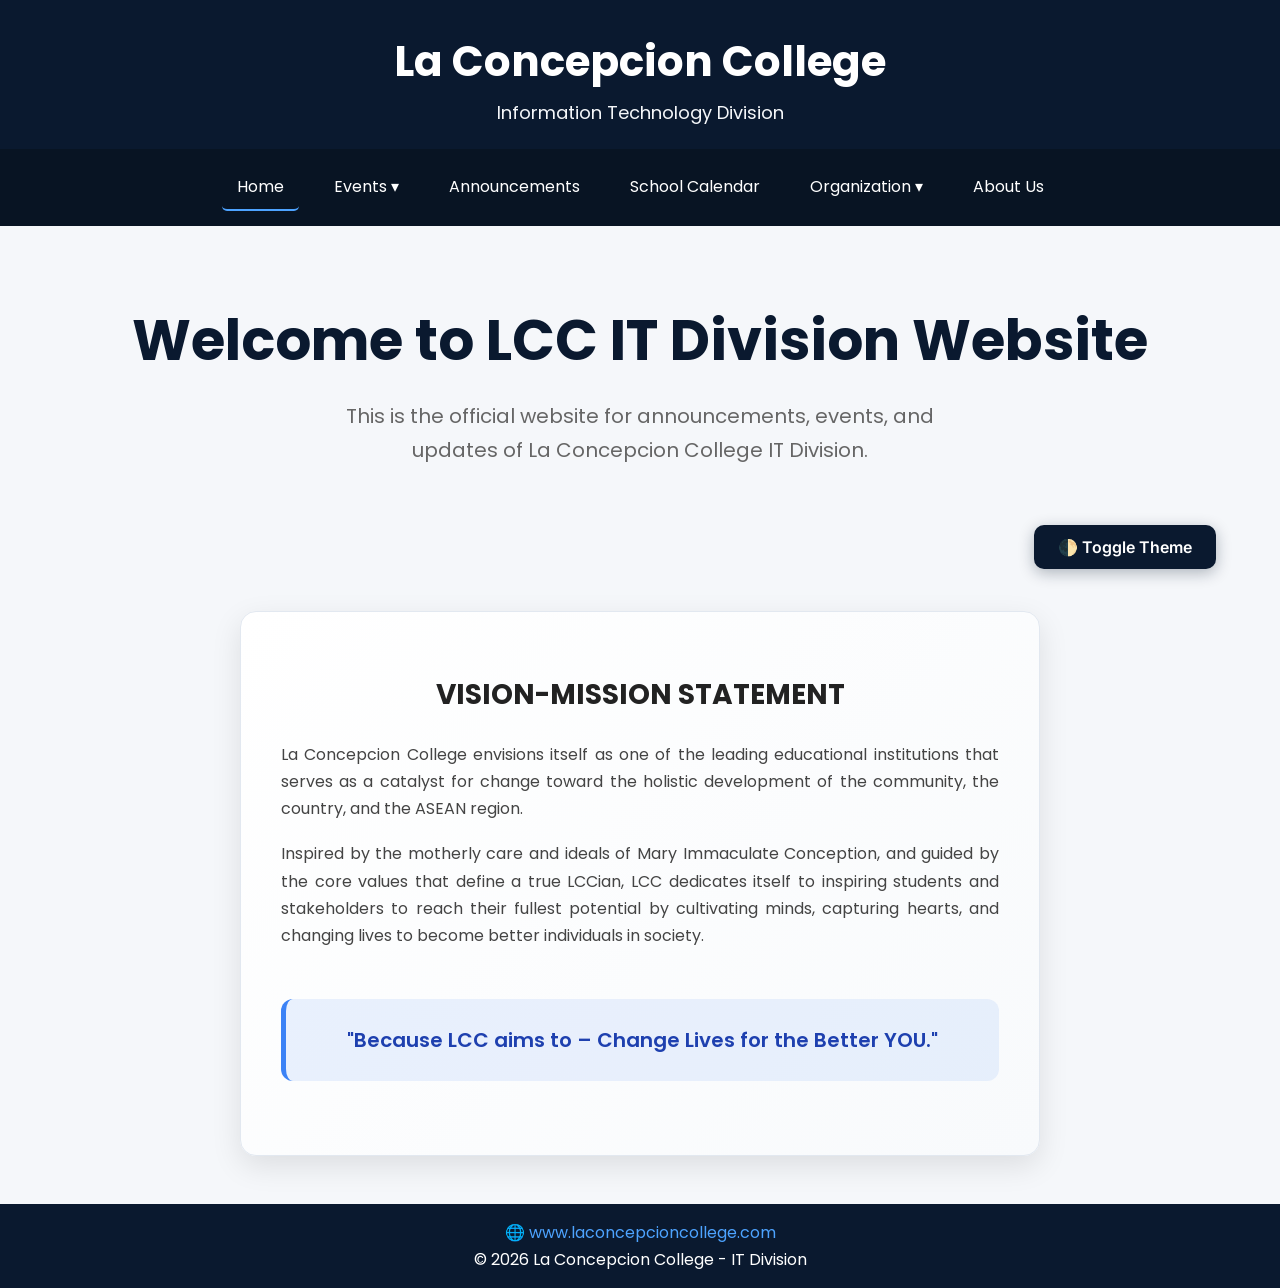
<file: index.html>
<!DOCTYPE html>
<html lang="en">
<head>
    <meta charset="UTF-8">
    <meta name="viewport" content="width=device-width, initial-scale=1.0">
    <title>La Concepcion College - IT Division</title>

    
    <link href="https://fonts.googleapis.com/css2?family=Inter:wght@400;500&family=Poppins:wght@600;700&display=swap" rel="stylesheet">

 
    <link rel="stylesheet" href=".//style.css">
    
    <style>
        
        .home-hero {
            text-align: center;
            margin-bottom: 4rem;
            position: relative;
            padding: 2rem 0;
        }

        .home-hero h2 {
            font-family: 'Poppins', sans-serif !important;
            font-size: clamp(2.5rem, 6vw, 3.5rem) !important;
            color: #0A192F !important;
            margin-bottom: 1rem !important;
        }

        .home-hero p {
            font-size: 1.25rem !important;
            color: #666 !important;
            max-width: 600px !important;
            margin: 0 auto 3rem !important;
            line-height: 1.7 !important;
        }

        
        .theme-toggle {
            position: absolute;
            top: 100%;
            right: 0;
            transform: translateY(-50%);
            border: none;
            padding: 0.75rem 1.5rem;
            border-radius: 10px;
            font-family: 'Inter', sans-serif !important;
            font-size: 1rem !important;
            font-weight: 600 !important;
            cursor: pointer;
            transition: all 0.3s ease;
            z-index: 10;
        }

        
        body:not([data-theme="dark"]) .theme-toggle {
            background: #0A192F !important;
            color: #FFFFFF !important;
            box-shadow: 0 4px 15px rgba(10, 25, 47, 0.3) !important;
        }

        body:not([data-theme="dark"]) .theme-toggle:hover {
            background: #4da3ff !important;
            transform: translateY(-50%) translateY(-2px) !important;
            box-shadow: 0 8px 25px rgba(77, 163, 255, 0.4) !important;
        }

     
        body[data-theme="dark"] .theme-toggle {
            background: #FFFFFF !important;
            color: #0A192F !important;
            box-shadow: 0 4px 15px rgba(0, 0, 0, 0.15) !important;
        }

        body[data-theme="dark"] .theme-toggle:hover {
            background: #4da3ff !important;
            color: #FFFFFF !important;
            transform: translateY(-50%) translateY(-2px) !important;
            box-shadow: 0 8px 25px rgba(77, 163, 255, 0.4) !important;
        }

        
        .vision-mission {
            padding: 3.5rem 2.5rem;
            border-radius: 16px;
            margin: 3rem auto;
            max-width: 800px;
            transition: all 0.3s cubic-bezier(0.4, 0, 0.2, 1);
            border: 1px solid #E2E8F0;
            min-height: 280px;
            display: flex;
            flex-direction: column;
            justify-content: center;
        }

     
        body:not([data-theme="dark"]) .vision-mission {
            background: linear-gradient(135deg, #FFFFFF 0%, #F8FAFC 100%) !important;
            box-shadow: 0 10px 30px rgba(0, 0, 0, 0.1) !important;
            border-color: #E2E8F0 !important;
        }

        body:not([data-theme="dark"]) .vision-mission:hover {
            transform: translateY(-12px);
            box-shadow: 0 25px 50px rgba(0, 0, 0, 0.15) !important;
            border-color: #3B82F6 !important;
        }

        
        body[data-theme="dark"] .vision-mission {
            background: linear-gradient(135deg, #1E293B 0%, #0F172A 100%) !important;
            border-color: #334155 !important;
            box-shadow: 0 15px 40px rgba(10, 25, 47, 0.5) !important;
        }

        body[data-theme="dark"] .vision-mission:hover {
            box-shadow: 0 25px 50px rgba(10, 25, 47, 0.6) !important;
            border-color: #4DA3FF !important;
            transform: translateY(-12px);
        }

        
        body[data-theme="dark"] .vision-mission h2,
        body[data-theme="dark"] .vision-mission p {
            color: #F8FAFC !important;
        }

      
        body:not([data-theme="dark"]) .highlight {
            background: rgba(59, 130, 246, 0.1);
            color: #1e40af;
            padding: 1.5rem;
            border-radius: 12px;
            border-left: 5px solid #3B82F6;
            margin-top: 2rem;
            font-weight: 600;
        }

        body[data-theme="dark"] .highlight {
            background: rgba(77, 163, 255, 0.2) !important;
            color: #E0F2FE !important;
            padding: 1.5rem;
            border-radius: 12px;
            border-left: 5px solid #4DA3FF !important;
            margin-top: 2rem;
            font-weight: 600;
        }
    </style>
</head>

<body>
<div class="page-wrapper">


<header class="header">
    <div class="header-container">
        <div class="school-title">
            <h1>La Concepcion College</h1>
            <p>Information Technology Division</p>
        </div>
    </div>

    
    <nav class="navbar">
        <a href="HOME.html" class="nav-btn active">Home</a>
        <div class="menu-item">
            <a href="EVENTS.html" class="menu-btn">Events ▾</a>
            <div class="submenu">
                <div class="menu-item"><a href="FOUNDATION DAY.html" class="menu-btn">Foundation Week</a></div>
                <div class="menu-item"><a href="IT WEEK.html" class="menu-btn">IT Week</a></div>
            </div></div>
        <a href="#" class="nav-btn">Announcements</a>
        <a href="calendar.html" class="nav-btn">School Calendar</a>
         <div class="menu-item">
            <a href="ORGANIZATION.html" class="menu-btn">Organization ▾</a>
            <div class="submenu">
                <div class="menu-item"><a href="#" class="menu-btn">Media</a></div>
                <div class="menu-item"><a href="OFFICER NGANI.html" class="menu-btn">Officer</a></div>
                <div class="menu-item">
                    <a href="#" class="menu-btn">Representative ▾</a>
                    <div class="submenu">
                        <div class="menu-item"><a href="1st.html" class="menu-btn">1st year</a></div>
                        <div class="menu-item"><a href="2ndyr.html" class="menu-btn">2nd year</a></div>
                        <div class="menu-item"><a href="3rdyr.html" class="menu-btn">3rd year</a></div>
                        <div class="menu-item"><a href="4thyr.html" class="menu-btn">4th year</a></div>
                    </div>
                </div>
            </div>
        </div>
        <a href="#" class="nav-btn">About Us</a>
    </nav>
</header>


<main class="container">
    
        <section class="home-hero">
        <h2>Welcome to LCC IT Division Website</h2>
        <p>This is the official website for announcements, events, and updates of La Concepcion College IT Division.</p>
        
        <button class="theme-toggle" onclick="toggleTheme()">🌓 Toggle Theme</button>
    </section>


    <section class="vision-mission">
        <h2>VISION-MISSION STATEMENT</h2>

        <p>
            La Concepcion College envisions itself as one of the leading educational
            institutions that serves as a catalyst for change toward the holistic
            development of the community, the country, and the ASEAN region.
        </p>

        <p>
            Inspired by the motherly care and ideals of Mary Immaculate Conception,
            and guided by the core values that define a true LCCian, LCC dedicates
            itself to inspiring students and stakeholders to reach their fullest
            potential by cultivating minds, capturing hearts, and changing lives
            to become better individuals in society.
        </p>

        <p class="highlight">
            "Because LCC aims to – Change Lives for the Better YOU."
        </p>
    </section>

</main>

</div>


<footer class="footer">
    <p>
        🌐 <a href="https://laconcepcioncollege.com/" target="_blank">
        www.laconcepcioncollege.com</a>
    </p>
    <p>&copy; 2026 La Concepcion College - IT Division</p>
</footer>


<script>
function toggleTheme() {
    const body = document.body;
    
    if (body.getAttribute('data-theme') === 'dark') {
        body.removeAttribute('data-theme');
    } else {
        body.setAttribute('data-theme', 'dark');
    }
}
</script>

</body>
</html>
</file>
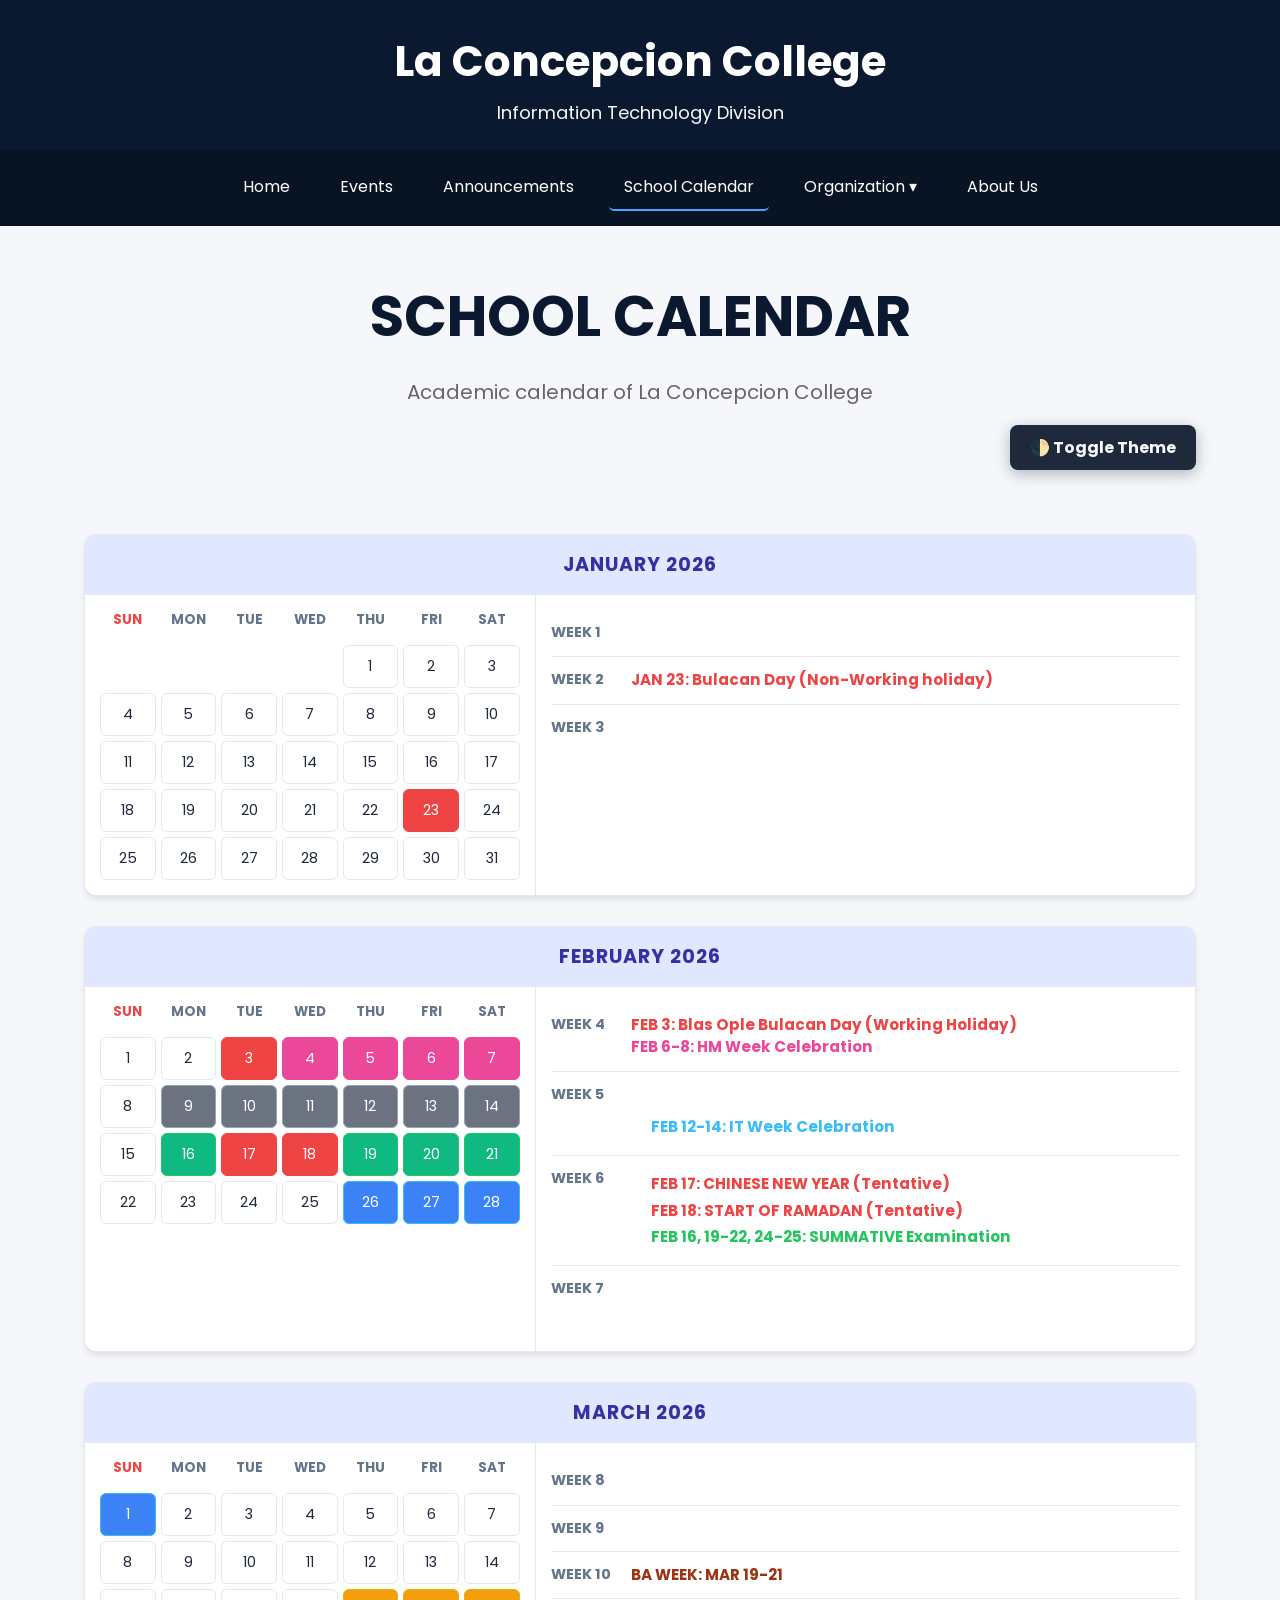
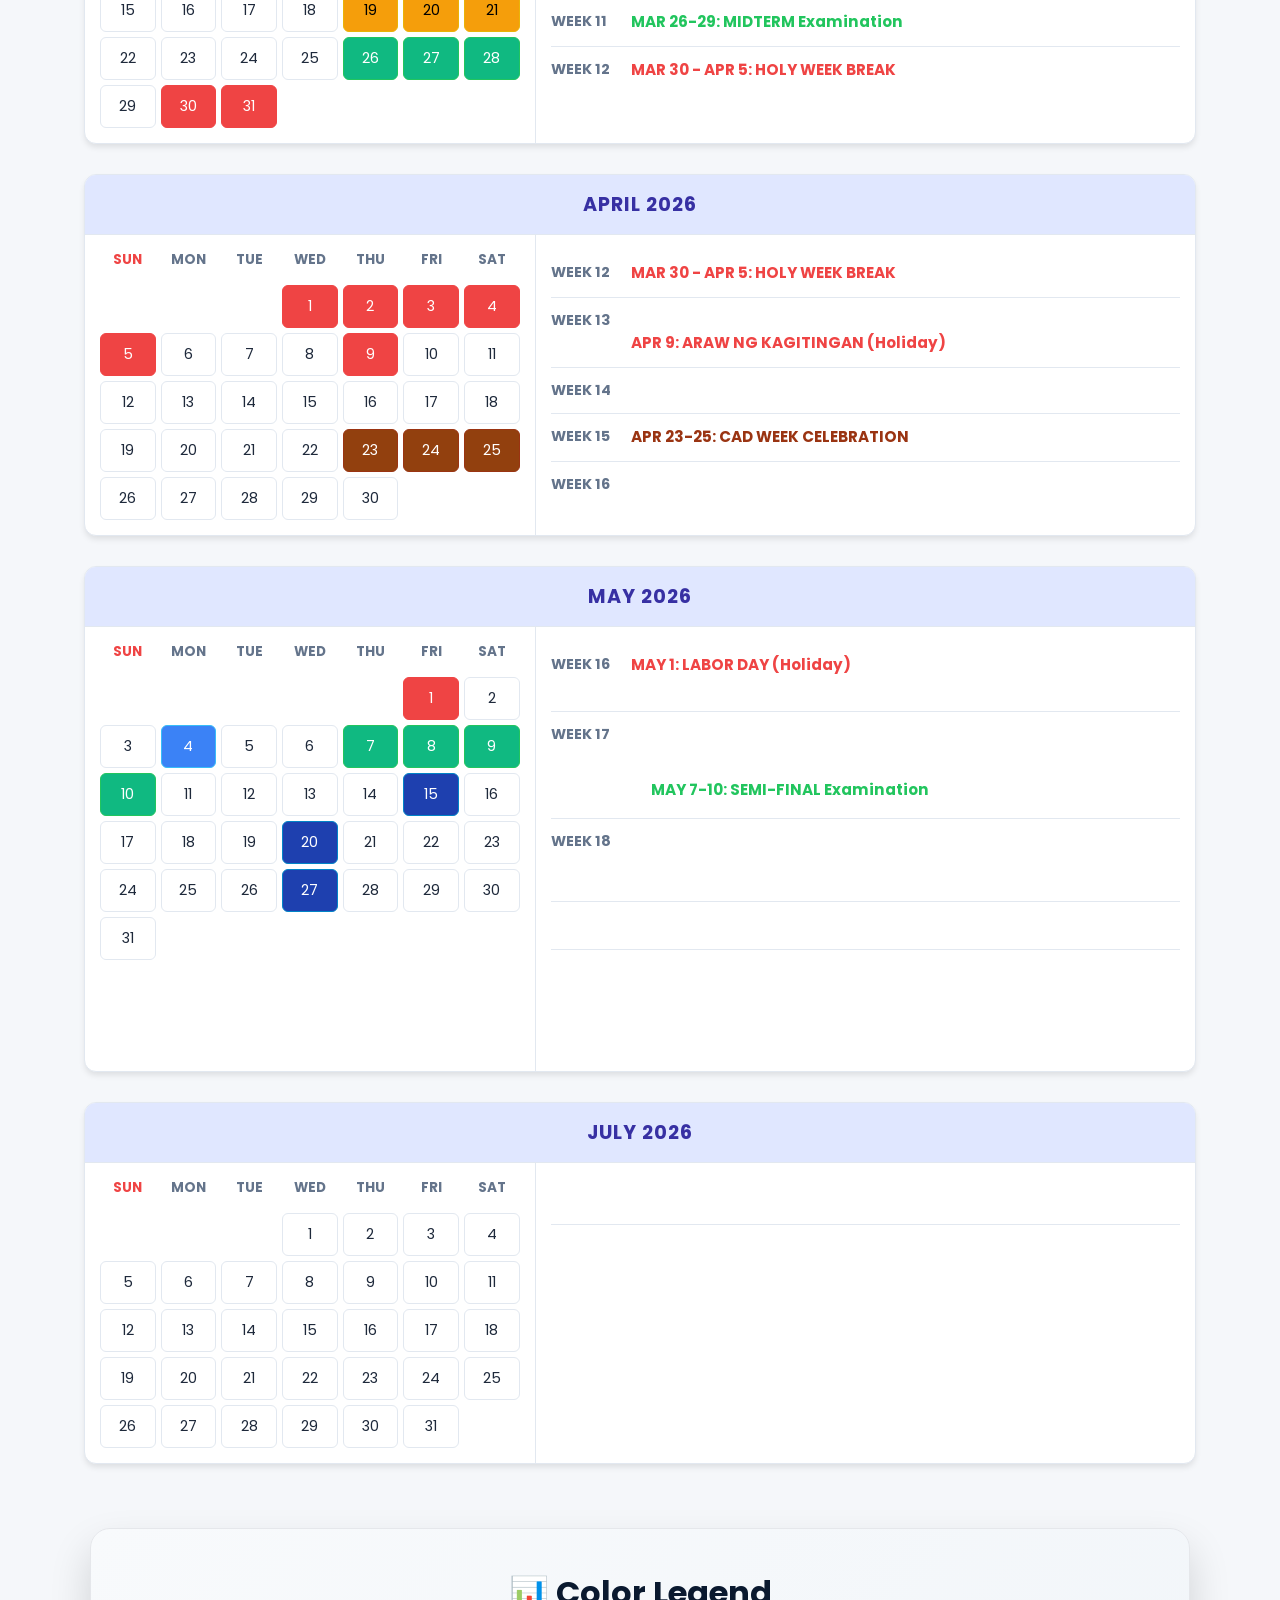
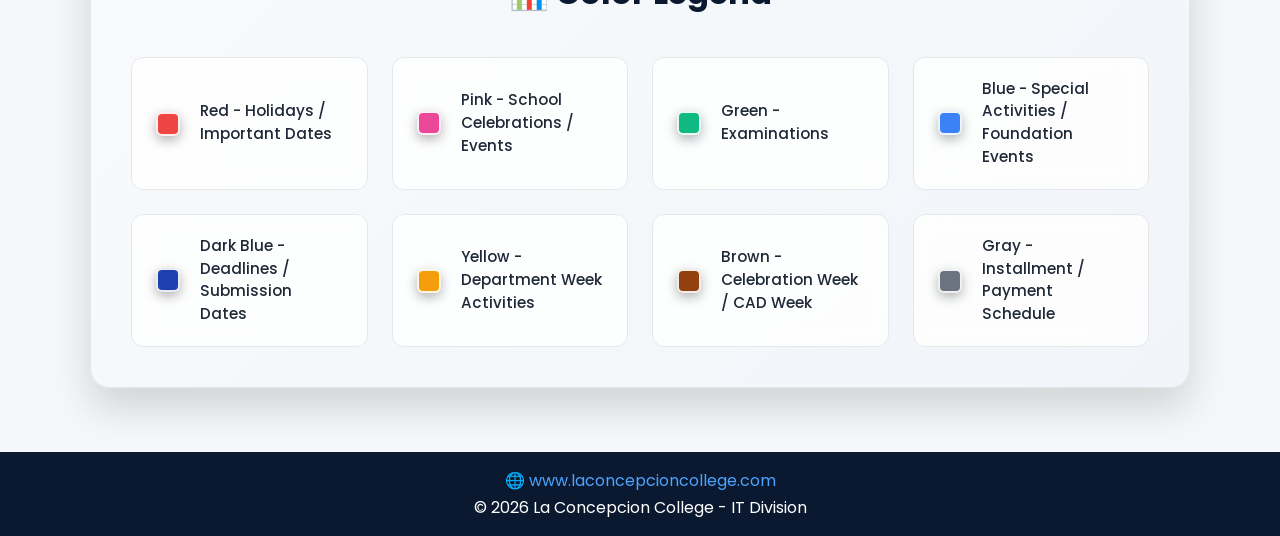
<file: CALENDAR.html>
<!DOCTYPE html>
<html lang="en">
<head>
    <meta charset="UTF-8">
    <meta name="viewport" content="width=device-width, initial-scale=1.0">
    <title>La Concepcion College - School Calendar</title>
    <link href="https://fonts.googleapis.com/css2?family=Inter:wght@400;500&family=Poppins:wght@600;700&display=swap" rel="stylesheet">
    <link rel="stylesheet" href="style.css">
    <link rel="stylesheet" href="calendar.css">
    
    <style>
                .calendar-hero {
            text-align: center;
            margin: 3rem auto 4rem auto; 
            position: relative;
            max-width: 1200px;
            width: 90%;
            padding: 0 20px;
        }

        .hero-top-bar {
            display: flex;
            justify-content: space-between;
            align-items: center;
            margin: 1rem auto 0 auto;
            width: 100%;
        }

        .theme-toggle {
            background: #0A192F;
            color: #FFFFFF;
            border: none;
            padding: 0.75rem 1.5rem;
            border-radius: 10px;
            font-size: 1rem;
            cursor: pointer;
            transition: all 0.3s ease;
            box-shadow: 0 4px 15px rgba(10, 25, 47, 0.3);
            font-weight: 500;
        }

        .theme-toggle:hover {
            background: #4da3ff;
            transform: translateY(-2px);
            box-shadow: 0 8px 25px rgba(77, 163, 255, 0.4);
        }

                .calendar-hero h2 {
            font-family: 'Poppins', sans-serif !important;
            font-size: clamp(2.5rem, 6vw, 3.5rem) !important;
            color: #0A192F !important;
            margin-bottom: 1rem !important;
        }

        .calendar-hero p {
            font-size: 1.25rem !important;
            color: #666 !important;
            max-width: 600px !important;
            margin: 0 auto 0 !important;
            line-height: 1.7 !important;
        }

                .calendar-container {
            width: 90%;
            max-width: 1200px;
            margin: 0 auto 4rem auto;
            padding: 0 20px;
        }

        
        .legend-section {
            max-width: 1100px;
            margin: 4rem auto 4rem auto;
            border-radius: 20px;
            padding: 2.5rem;
            transition: all 0.4s cubic-bezier(0.4, 0, 0.2, 1);
            box-shadow: 0 20px 40px rgba(0,0,0,0.15);
        }

                .legend-section {
            background: linear-gradient(135deg, #F8FAFC 0%, #F1F5F9 100%);
            border: 1px solid #E5E7EB;
        }

        .legend-title {
            color: #0A192F;
        }

        .legend-row {
            background: rgba(255,255,255,0.8);
            border: 1px solid #E5E7EB;
        }

        .legend-row:hover {
            background: rgba(59, 130, 246, 0.08);
            border-color: #3B82F6;
            box-shadow: 0 8px 25px rgba(59, 130, 246, 0.15);
        }

        .legend-text {
            color: #1F2937;
        }

     
        body[data-theme="dark"] .legend-section {
            background: linear-gradient(135deg, #1E293B 0%, #0F172A 100%) !important;
            border: 1px solid #334155 !important;
            box-shadow: 0 25px 50px rgba(10, 25, 47, 0.6) !important;
        }

        body[data-theme="dark"] .legend-title {
            color: #F8FAFC !important;
        }

        body[data-theme="dark"] .legend-row {
            background: rgba(255, 255, 255, 0.12) !important;
            border: 1px solid #334155 !important;
        }

        body[data-theme="dark"] .legend-row:hover {
            background: rgba(77, 163, 255, 0.2) !important;
            border-color: #4DA3FF !important;
            box-shadow: 0 12px 35px rgba(77, 163, 255, 0.3) !important;
        }

        body[data-theme="dark"] .legend-text {
            color: #F8FAFC !important;
        }

        
        .legend-title {
            font-family: 'Poppins', sans-serif;
            font-size: 2rem;
            text-align: center;
            margin-bottom: 2.5rem;
            font-weight: 700;
            transition: all 0.4s cubic-bezier(0.4, 0, 0.2, 1);
        }

        .legend-grid {
            display: grid;
            grid-template-columns: repeat(4, 1fr);
            gap: 1.5rem;
        }

        .legend-row {
            display: flex;
            align-items: center;
            padding: 1.25rem 1.5rem;
            border-radius: 12px;
            backdrop-filter: blur(10px);
            transition: all 0.3s cubic-bezier(0.4, 0, 0.2, 1);
        }

        .legend-color {
            width: 24px;
            height: 24px;
            border-radius: 6px;
            margin-right: 1.25rem;
            box-shadow: 0 4px 12px rgba(0,0,0,0.3);
            border: 2px solid rgba(255,255,255,0.9);
            flex-shrink: 0;
        }

        .legend-text {
            margin: 0;
            font-size: 0.95rem;
            font-weight: 500;
            line-height: 1.5;
            transition: all 0.4s cubic-bezier(0.4, 0, 0.2, 1);
        }

        
        .bg-red { background: #EF4444; }
        .bg-pink { background: #EC4899; }
        .bg-green { background: #10B981; }
        .bg-blue { background: #3B82F6; }
        .bg-darkblue { background: #1E40AF; }
        .bg-yellow { background: #F59E0B; }
        .bg-brown { background: #92400E; }
        .bg-gray { background: #6B7280; }

       
        @media (max-width: 1100px) {
            .legend-grid { grid-template-columns: repeat(3, 1fr); }
        }
        @media (max-width: 768px) {
            .legend-grid { grid-template-columns: 1fr; }
        }
    </style>
</head>
<body>
<div class="page-wrapper">
        <header class="header">
        <div class="header-container">
            <div class="school-title">
                <h1>La Concepcion College</h1>
                <p>Information Technology Division</p>
            </div>
        </div>
        <nav class="navbar">
            <a href="HOME.html" class="nav-btn">Home</a>
            <a href="EVENTS.html" class="nav-btn">Events</a>
            <a href="ANNOUNCEMENTS.html" class="nav-btn">Announcements</a>
            <a href="CALENDAR.html" class="nav-btn active">School Calendar</a>
             <div class="menu-item">
            <a href="ORGANIZATION.html" class="menu-btn">Organization ▾</a>
            <div class="submenu">
                <div class="menu-item"><a href="#" class="menu-btn">Media</a></div>
                <div class="menu-item"><a href="OFFICER NGANI.html" class="menu-btn">Officer</a></div>
                <div class="menu-item">
                    <a href="#" class="menu-btn">Representative ▾</a>
                    <div class="submenu">
                        <div class="menu-item"><a href="1st.html" class="menu-btn">1st year</a></div>
                        <div class="menu-item"><a href="2ndyr.html" class="menu-btn">2nd year</a></div>
                        <div class="menu-item"><a href="3rdyr.html" class="menu-btn">3rd year</a></div>
                        <div class="menu-item"><a href="4thyr.html" class="menu-btn">4th year</a></div>
                    </div>
                </div>
            </div>
        </div>
            <a href="ABOUT US.html" class="nav-btn">About Us</a>
        </nav>
    </header>

        <section class="calendar-hero">
        <h2>SCHOOL CALENDAR</h2>
        <p>Academic calendar of La Concepcion College</p>
        
        
        <div class="hero-top-bar">
            <div></div>
            <button class="theme-toggle" onclick="toggleTheme()">🌓 Toggle Theme</button>
        </div>
    </section>

       <div class="calendar-container" id="calendar-container"></div>

    
    <section class="legend-section">
        <h3 class="legend-title">📊 Color Legend</h3>
        
        <div class="legend-grid">
            <div class="legend-row">
                <span class="legend-color bg-red"></span>
                <span class="legend-text">Red - Holidays / Important Dates</span>
            </div>

            <div class="legend-row">
                <span class="legend-color bg-pink"></span>
                <span class="legend-text">Pink - School Celebrations / Events</span>
            </div>

            <div class="legend-row">
                <span class="legend-color bg-green"></span>
                <span class="legend-text">Green - Examinations</span>
            </div>

            <div class="legend-row">
                <span class="legend-color bg-blue"></span>
                <span class="legend-text">Blue - Special Activities / Foundation Events</span>
            </div>

            <div class="legend-row">
                <span class="legend-color bg-darkblue"></span>
                <span class="legend-text">Dark Blue - Deadlines / Submission Dates</span>
            </div>

            <div class="legend-row">
                <span class="legend-color bg-yellow"></span>
                <span class="legend-text">Yellow - Department Week Activities</span>
            </div>

            <div class="legend-row">
                <span class="legend-color bg-brown"></span>
                <span class="legend-text">Brown - Celebration Week / CAD Week</span>
            </div>

            <div class="legend-row">
                <span class="legend-color bg-gray"></span>
                <span class="legend-text">Gray - Installment / Payment Schedule</span>
            </div>
        </div>
    </section>

       <footer class="footer">
        <p>🌐 <a href="https://laconcepcioncollege.com/" target="_blank">www.laconcepcioncollege.com</a></p>
        <p>&copy; 2026 La Concepcion College - IT Division</p>
    </footer>

        <script src="calendar.js"></script>

        <script>
    function toggleTheme() {
        const body = document.body;
        if (body.getAttribute('data-theme') === 'dark') {
            body.removeAttribute('data-theme');
            localStorage.setItem('theme', 'light');
        } else {
            body.setAttribute('data-theme', 'dark');
            localStorage.setItem('theme', 'dark');
        }
    }

    
    document.addEventListener('DOMContentLoaded', function() {
        const savedTheme = localStorage.getItem('theme') || 'light';
        if (savedTheme === 'dark') {
            document.body.setAttribute('data-theme', 'dark');
        }
    });
    </script>
</body>
</html>
</file>
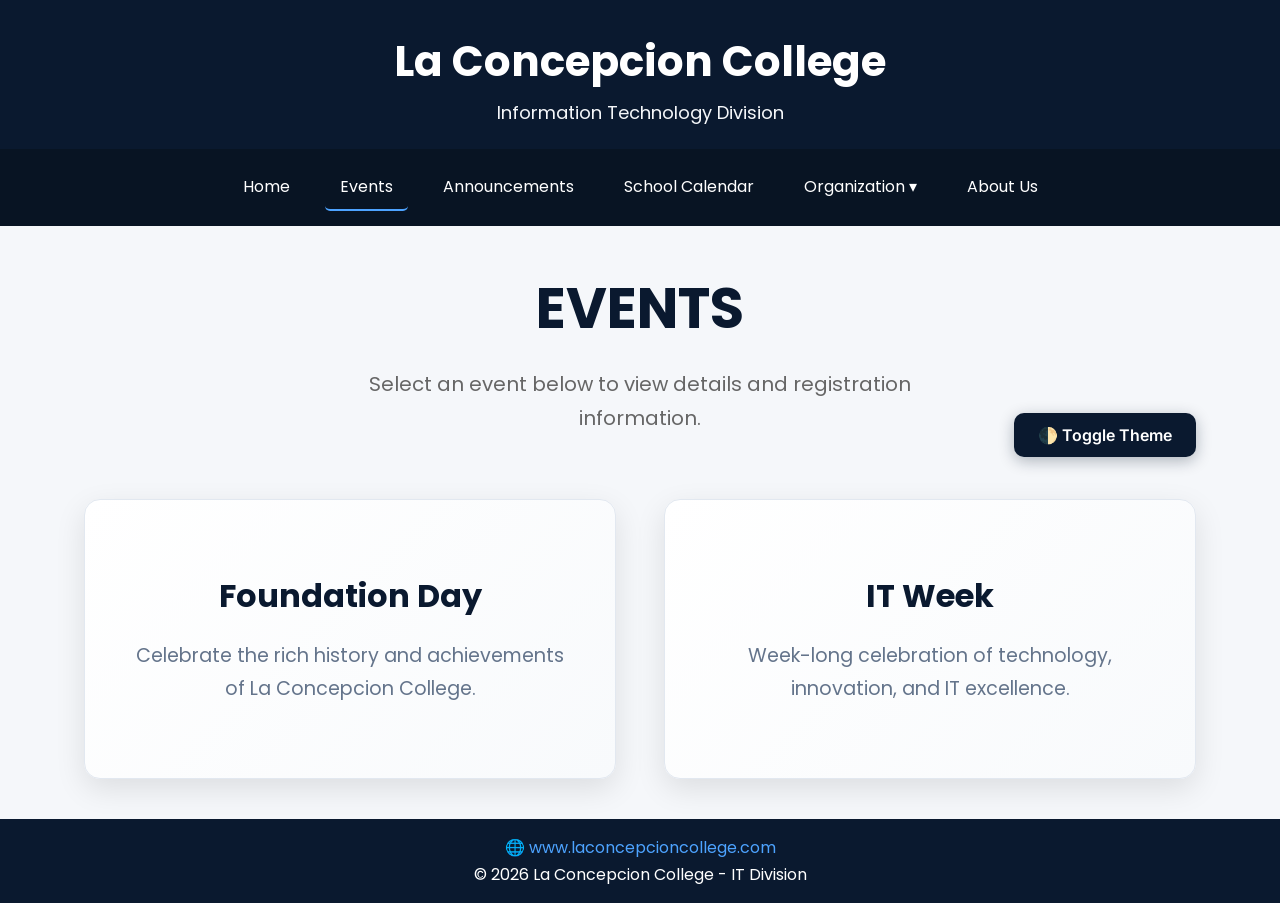
<file: EVENTS.html>
<!DOCTYPE html>
<html lang="en">
<head>
    <meta charset="UTF-8">
    <meta name="viewport" content="width=device-width, initial-scale=1.0">
    <title>Events - LCC IT Division</title>

  
    <link href="https://fonts.googleapis.com/css2?family=Inter:wght@400;500;600&family=Poppins:wght@600;700&display=swap" rel="stylesheet">

  
    <link rel="stylesheet" href="style.css">
    
    <style>
       .events-hero {
            text-align: center;
            margin-bottom: 4rem;
            position: relative;
        }

        .theme-toggle {
            position: absolute;
            top: 100%;
            right: 0;
            transform: translateY(-50%);
            border: none;
            padding: 0.75rem 1.5rem;
            border-radius: 10px;
            font-family: 'Inter', sans-serif !important;
            font-size: 1rem !important;
            font-weight: 600 !important;
            cursor: pointer;
            transition: all 0.3s ease;
            box-shadow: 0 4px 15px rgba(10, 25, 47, 0.3);
            z-index: 10;
        }

        body:not([data-theme="dark"]) .theme-toggle {
            background: #0A192F;
            color: #FFFFFF;
        }

        body:not([data-theme="dark"]) .theme-toggle:hover {
            background: #4da3ff;
            transform: translateY(-50%) translateY(-2px);
            box-shadow: 0 8px 25px rgba(77, 163, 255, 0.4);
        }

        body[data-theme="dark"] .theme-toggle {
            background: #FFFFFF;
            color: #0A192F;
            box-shadow: 0 4px 15px rgba(0, 0, 0, 0.15);
        }

        body[data-theme="dark"] .theme-toggle:hover {
            background: #4da3ff;
            color: #FFFFFF;
            transform: translateY(-50%) translateY(-2px);
            box-shadow: 0 8px 25px rgba(77, 163, 255, 0.4);
        }

        .events-hero h2 {
            font-family: 'Poppins', sans-serif !important;
            font-size: clamp(2.5rem, 6vw, 3.5rem) !important;
            color: #0A192F !important;
            margin-bottom: 1rem !important;
        }

        .events-hero p {
            font-size: 1.25rem !important;
            color: #666 !important;
            max-width: 600px !important;
            margin: 0 auto 3rem !important;
            line-height: 1.7 !important;
        }

        .events-main {
            width: 90%;
            max-width: 1200px;
            margin: 40px auto;
            padding: 0 20px;
        }

        .events-grid {
            display: grid;
            grid-template-columns: 1fr;
            gap: 2.5rem; /* Slightly bigger gap between cards */
            margin-bottom: 2rem; /* Reduced bottom margin */
        }

        @media (min-width: 768px) {
            .events-grid {
                grid-template-columns: repeat(2, 1fr);
                gap: 3rem; /* Bigger gap on desktop */
            }
        }

        .event-card {
            background: linear-gradient(135deg, #FFFFFF 0%, #F8FAFC 100%) !important;
            padding: 3.5rem 2.5rem; /* Bigger padding */
            border-radius: 16px; /* Slightly bigger radius */
            box-shadow: 0 10px 30px rgba(0, 0, 0, 0.1);
            text-align: center;
            text-decoration: none;
            transition: all 0.3s cubic-bezier(0.4, 0, 0.2, 1);
            border: 1px solid #E2E8F0;
            min-height: 280px; /* Taller minimum height */
            display: flex;
            flex-direction: column;
            justify-content: center;
        }

        .event-card:hover {
            transform: translateY(-12px);
            box-shadow: 0 25px 50px rgba(0, 0, 0, 0.15);
            border-color: #3B82F6;
        }

        body[data-theme="dark"] .event-card {
            background: linear-gradient(135deg, #1E293B 0%, #0F172A 100%) !important;
            border-color: #334155 !important;
            box-shadow: 0 15px 40px rgba(10, 25, 47, 0.5);
            min-height: 280px; /* Same taller height */
        }

        body[data-theme="dark"] .event-card:hover {
            box-shadow: 0 25px 50px rgba(10, 25, 47, 0.6);
            border-color: #4DA3FF !important;
        }

        body[data-theme="dark"] .event-card h3,
        body[data-theme="dark"] .event-card p {
            color: #F8FAFC !important;
        }

        .event-card h3 {
            font-family: 'Poppins', sans-serif;
            font-size: 2rem; /* Slightly bigger */
            font-weight: 700;
            margin-bottom: 1.25rem;
            color: #0A192F;
            transition: color 0.3s ease;
        }

        .event-card p {
            color: #64748B;
            font-size: 1.2rem; /* Slightly bigger */
            line-height: 1.7;
            margin-bottom: 0;
            transition: color 0.3s ease;
        }
    </style>
</head>

<body>
<div class="page-wrapper">

<header class="header">
    <div class="header-container">
        <div class="school-title">
            <h1>La Concepcion College</h1>
            <p>Information Technology Division</p>
        </div>
    </div>

        <nav class="navbar">
        <a href="HOME.html" class="nav-btn">Home</a>
        <a href="events.html" class="nav-btn active">Events</a>
        <a href="announcements.html" class="nav-btn">Announcements</a>
        <a href="calendar.html" class="nav-btn">School Calendar</a>
         <div class="menu-item">
            <a href="ORGANIZATION.html" class="menu-btn">Organization ▾</a>
            <div class="submenu">
                <div class="menu-item"><a href="#" class="menu-btn">Media</a></div>
                <div class="menu-item"><a href="OFFICER NGANI.html" class="menu-btn">Officer</a></div>
                <div class="menu-item">
                    <a href="#" class="menu-btn">Representative ▾</a>
                    <div class="submenu">
                        <div class="menu-item"><a href="1st.html" class="menu-btn">1st year</a></div>
                        <div class="menu-item"><a href="2ndyr.html" class="menu-btn">2nd year</a></div>
                        <div class="menu-item"><a href="3rdyr.html" class="menu-btn">3rd year</a></div>
                        <div class="menu-item"><a href="4thyr.html" class="menu-btn">4th year</a></div>
                    </div>
                </div>
            </div>
        </div>
        <a href="about.html" class="nav-btn">About Us</a>
    </nav>
</header>

<main class="events-main">
    
        <section class="events-hero">
        <!-- Title + Description -->
        <h2>EVENTS</h2>
        <p>Select an event below to view details and registration information.</p>
        
        
        <button class="theme-toggle" onclick="toggleTheme()">🌓 Toggle Theme</button>
    </section>

    
    <div class="events-grid">
        <!-- Foundation Day Card -->
        <a href="FOUNDATION DAY.html" class="event-card">
            <h3>Foundation Day</h3>
            <p>Celebrate the rich history and achievements of La Concepcion College.</p>
        </a>

                <a href="IT WEEK.html" class="event-card">
            <h3>IT Week</h3>
            <p>Week-long celebration of technology, innovation, and IT excellence.</p>
        </a>
    </div>

</main>

</div>


<footer class="footer">
    <p>
        🌐 <a href="https://laconcepcioncollege.com/" target="_blank">
        www.laconcepcioncollege.com</a>
    </p>
    <p>&copy; 2026 La Concepcion College - IT Division</p>
</footer>


<script>
function toggleTheme() {
    const body = document.body;
    if (body.getAttribute('data-theme') === 'dark') {
        body.removeAttribute('data-theme');
        localStorage.setItem('theme', 'light');
    } else {
        body.setAttribute('data-theme', 'dark');
        localStorage.setItem('theme', 'dark');
    }
}


document.addEventListener('DOMContentLoaded', function() {
    const savedTheme = localStorage.getItem('theme') || 'light';
    if (savedTheme === 'dark') {
        document.body.setAttribute('data-theme', 'dark');
    }
});
</script>

</body>
</html>
</file>
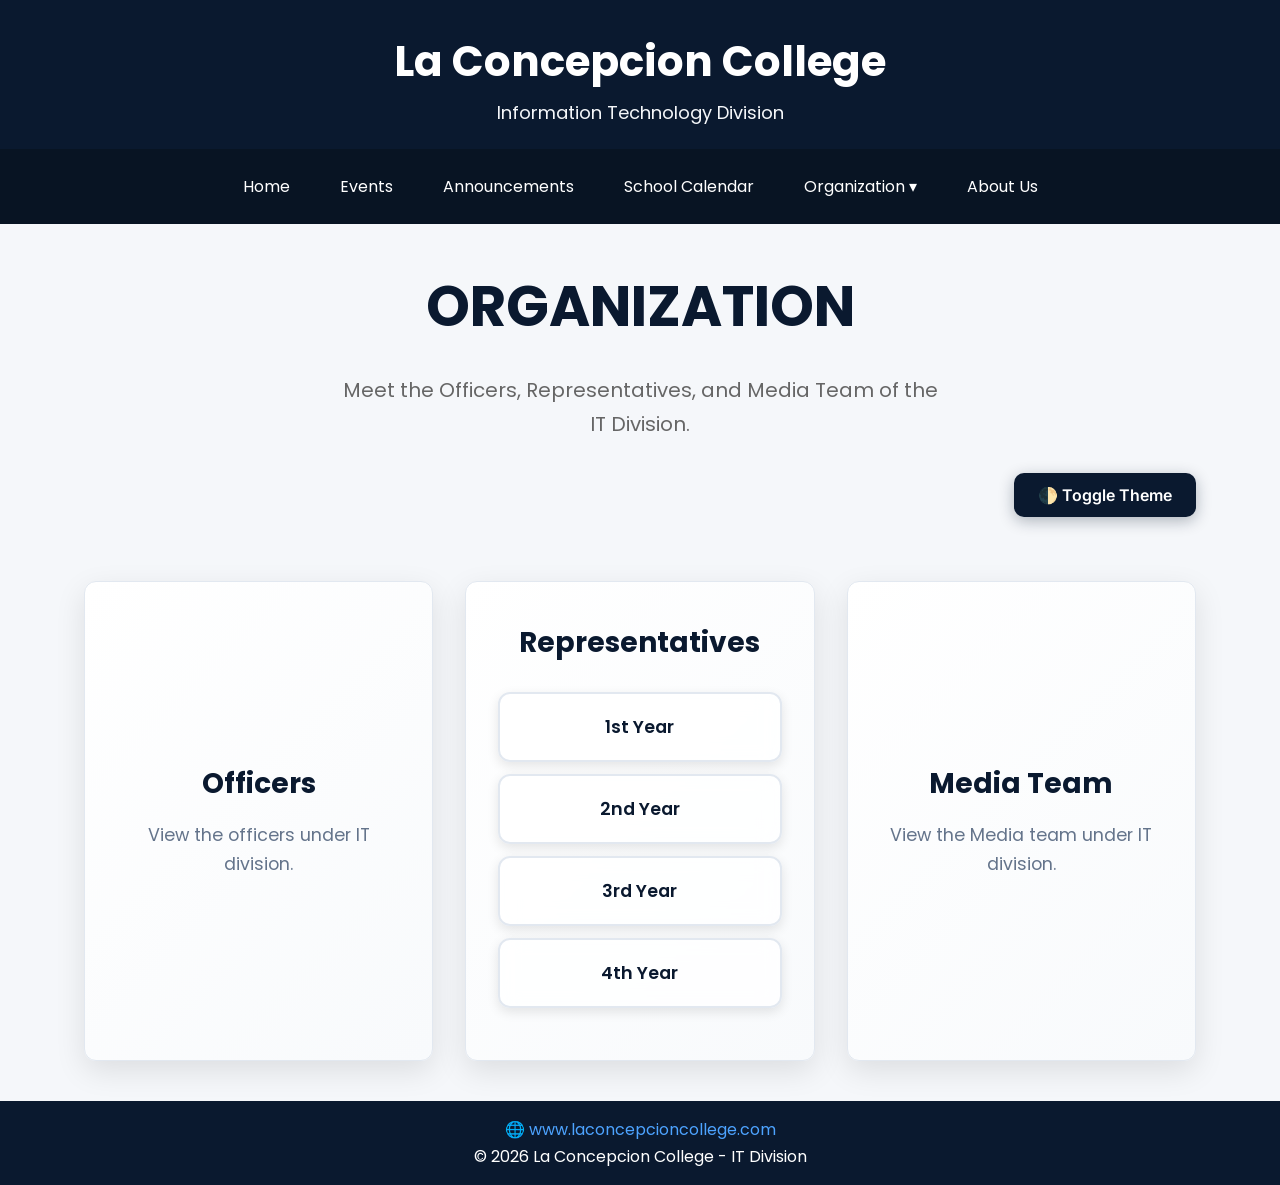
<file: ORGANIZATION.html>
<!DOCTYPE html>
<html lang="en">
<head>
    <meta charset="UTF-8">
    <meta name="viewport" content="width=device-width, initial-scale=1.0">
    <title>Organization - La Concepcion College IT Division</title>

        <link href="https://fonts.googleapis.com/css2?family=Inter:wght@400;500;600&family=Poppins:wght@600;700&display=swap" rel="stylesheet">

    
    <link rel="stylesheet" href="style.css">
    
    <style>
                .hero-section h2 {
            font-family: 'Poppins', sans-serif !important;
            font-size: clamp(2.5rem, 6vw, 3.5rem) !important;
            color: #0A192F !important; /* FIXED FOREVER */
            margin-bottom: 1.5rem !important;
        }

        .hero-section p {
            font-size: 1.25rem !important;
            color: #666 !important; /* FIXED FOREVER */
            max-width: 600px !important;
            margin: 0 auto 2rem !important;
            line-height: 1.7 !important;
        }

        
        .hero-top-bar {
            display: flex;
            justify-content: space-between;
            align-items: center;
            margin: 1rem auto 0 auto;
            width: 100%;
        }

        .theme-toggle {
            border: none;
            padding: 0.75rem 1.5rem;
            border-radius: 10px;
            font-family: 'Inter', sans-serif !important;
            font-size: 1rem !important;
            font-weight: 600 !important; 
            cursor: pointer;
            transition: all 0.3s ease;
            box-shadow: 0 4px 15px rgba(10, 25, 47, 0.3);
        }

       
        body:not([data-theme="dark"]) .theme-toggle {
            background: #0A192F;
            color: #FFFFFF;
        }

        body:not([data-theme="dark"]) .theme-toggle:hover {
            background: #4da3ff;
            transform: translateY(-2px);
            box-shadow: 0 8px 25px rgba(77, 163, 255, 0.4);
        }

       
        body[data-theme="dark"] .theme-toggle {
            background: #FFFFFF;
            color: #0A192F;
            box-shadow: 0 4px 15px rgba(0, 0, 0, 0.15);
        }

        body[data-theme="dark"] .theme-toggle:hover {
            background: #4da3ff;
            color: #FFFFFF;
            transform: translateY(-2px);
            box-shadow: 0 8px 25px rgba(77, 163, 255, 0.4);
        }

        
        .org-main {
            width: 90%;
            max-width: 1200px;
            margin: 40px auto;
            padding: 0 20px;
        }

        .hero-section {
            text-align: center;
            margin-bottom: 4rem;
            position: relative;
        }

        .org-grid {
            display: grid;
            grid-template-columns: 1fr;
            gap: 2rem;
        }

        @media (min-width: 768px) {
            .org-grid {
                grid-template-columns: repeat(3, 1fr);
            }
        }

                .org-card {
            background: linear-gradient(135deg, #FFFFFF 0%, #F8FAFC 100%) !important;
            padding: 2.5rem 2rem;
            border-radius: 12px;
            box-shadow: 0 10px 30px rgba(0, 0, 0, 0.1);
            text-align: center;
            text-decoration: none;
            transition: all 0.3s cubic-bezier(0.4, 0, 0.2, 1);
            border: 1px solid #E2E8F0;
            height: 100%;
            display: flex;
            flex-direction: column;
            justify-content: center;
        }

        .org-card:hover {
            transform: translateY(-12px);
            box-shadow: 0 25px 50px rgba(0, 0, 0, 0.15);
            border-color: #3B82F6;
        }

                body[data-theme="dark"] .org-card {
            background: linear-gradient(135deg, #1E293B 0%, #0F172A 100%) !important;
            border-color: #334155 !important;
            box-shadow: 0 15px 40px rgba(10, 25, 47, 0.5);
        }

        body[data-theme="dark"] .org-card:hover {
            box-shadow: 0 30px 60px rgba(10, 25, 47, 0.7);
            border-color: #4DA3FF !important;
        }

                body[data-theme="dark"] .org-card h3,
        body[data-theme="dark"] .org-card p {
            color: #F8FAFC !important;
        }

        body[data-theme="dark"] .org-reps-list a {
            color: #F8FAFC !important;
        }

                .org-card h3 {
            font-family: 'Poppins', sans-serif;
            font-size: 1.75rem;
            font-weight: 700;
            margin-bottom: 1rem;
            color: #0A192F;
            transition: color 0.3s ease;
        }

        .org-card p {
            color: #64748B;
            font-size: 1.1rem;
            line-height: 1.6;
            margin-bottom: 0;
            transition: color 0.3s ease;
        }

        .org-reps-list {
            list-style: none;
            padding: 0;
            margin: 0;
        }

        .org-reps-list li {
            margin: 0.75rem 0;
        }

        .org-reps-list a {
            display: block;
            padding: 1.25rem 1rem;
            background: rgba(255, 255, 255, 0.8);
            border-radius: 12px;
            color: #0A192F;
            text-decoration: none;
            font-weight: 600;
            font-size: 1.1rem;
            transition: all 0.3s cubic-bezier(0.4, 0, 0.2, 1);
            border: 2px solid #E2E8F0;
            position: relative;
            overflow: hidden;
            box-shadow: 0 4px 12px rgba(0, 0, 0, 0.1);
            backdrop-filter: blur(10px);
        }

        .org-reps-list a::before {
            content: '';
            position: absolute;
            top: 0;
            left: -100%;
            width: 100%;
            height: 100%;
            background: linear-gradient(90deg, transparent, rgba(255,255,255,0.3), transparent);
            transition: left 0.5s;
        }

        .org-reps-list a:hover {
            background: rgba(59, 130, 246, 0.15);
            transform: translateX(12px) scale(1.02);
            box-shadow: 0 12px 30px rgba(59, 130, 246, 0.3);
            border-color: #3B82F6;
        }

        body[data-theme="dark"] .org-reps-list a {
            background: rgba(255, 255, 255, 0.12);
            border-color: #334155;
            box-shadow: 0 6px 20px rgba(0, 0, 0, 0.3);
        }

        body[data-theme="dark"] .org-reps-list a:hover {
            background: rgba(77, 163, 255, 0.25);
            box-shadow: 0 12px 30px rgba(77, 163, 255, 0.4);
            border-color: #4DA3FF;
        }

        .org-reps-list a:hover::before {
            left: 100%;
        }

        .org-reps-list a:active {
            transform: translateX(8px) scale(1);
        }
    </style>
</head>

<body>
<div class="page-wrapper">

<header class="header">
    <div class="header-container">
        <div class="school-title">
            <h1>La Concepcion College</h1>
            <p>Information Technology Division</p>
        </div>
    </div>

        <nav class="navbar">
        <a href="HOME.html" class="nav-btn">Home</a>
        <a href="EVENTS.html" class="nav-btn">Events</a>
        <a href="announcements.html" class="nav-btn">Announcements</a>
        <a href="calendar.html" class="nav-btn">School Calendar</a>
         <div class="menu-item">
            <a href="ORGANIZATION.html" class="menu-btn">Organization ▾</a>
            <div class="submenu">
                <div class="menu-item"><a href="#" class="menu-btn">Media</a></div>
                <div class="menu-item"><a href="OFFICER NGANI.html" class="menu-btn">Officer</a></div>
                <div class="menu-item">
                    <a href="#" class="menu-btn">Representative ▾</a>
                    <div class="submenu">
                        <div class="menu-item"><a href="1st.html" class="menu-btn">1st year</a></div>
                        <div class="menu-item"><a href="2ndyr.html" class="menu-btn">2nd year</a></div>
                        <div class="menu-item"><a href="3rdyr.html" class="menu-btn">3rd year</a></div>
                        <div class="menu-item"><a href="4thyr.html" class="menu-btn">4th year</a></div>
                    </div>
                </div>
            </div>
        </div>
        <a href="about.html" class="nav-btn">About Us</a>
    </nav>
</header>


<main class="org-main">
    
        <section class="hero-section">
        <h2>ORGANIZATION</h2>
        <p>Meet the Officers, Representatives, and Media Team of the IT Division.</p>
        
                <div class="hero-top-bar">
            <div></div>
            <button class="theme-toggle" onclick="toggleTheme()">🌓 Toggle Theme</button>
        </div>
    </section>

        <div class="org-grid">
        <!-- Officers Card -->
        <a href="./officers/officers.html" class="org-card">
            <h3>Officers</h3>
            <p>View the officers under IT division.</p>
        </a>

        
        <div class="org-card">
            <h3>Representatives</h3>
            <ul class="org-reps-list">
                <li><a href="./reps/reps1st.html">1st Year</a></li>
                <li><a href="./reps/reps2nd.html">2nd Year</a></li>
                <li><a href="./reps/reps3rd.html">3rd Year</a></li>
                <li><a href="./reps/reps4th.html">4th Year</a></li>
            </ul>
        </div>

                <a href="./media/media.html" class="org-card">
            <h3>Media Team</h3>
            <p>View the Media team under IT division.</p>
        </a>
    </div>

</main>

</div>


<footer class="footer">
    <p>
        🌐
        <a href="https://laconcepcioncollege.com/" target="_blank">
            www.laconcepcioncollege.com
        </a>
    </p>
    <p>&copy; 2026 La Concepcion College - IT Division</p>
</footer>


<script>
function toggleTheme() {
    const body = document.body;
    if (body.getAttribute('data-theme') === 'dark') {
        body.removeAttribute('data-theme');
        localStorage.setItem('theme', 'light');
    } else {
        body.setAttribute('data-theme', 'dark');
        localStorage.setItem('theme', 'dark');
    }
}


document.addEventListener('DOMContentLoaded', function() {
    const savedTheme = localStorage.getItem('theme') || 'light';
    if (savedTheme === 'dark') {
        document.body.setAttribute('data-theme', 'dark');
    }
});
</script>

</body>
</html>
</file>
<file: style.css>
/* =========================
   DESIGN VARIABLES
========================= */
:root {
    --deep-blue: #0A192F;
    --light-gray: #F5F7FA;
    --white: #FFFFFF;

    --text-dark: #1F2933;
    --link-blue: #007BFF;
    --link-hover: #0056B3;
}

/* =========================
   RESET
========================= */
* {
    margin: 0;
    padding: 0;
    box-sizing: border-box;
}

/* =========================
   BODY
========================= */
*{
    margin: 0;
    padding: 0;
    box-sizing: border-box;
    font-family: Poppins;
    color: #ffffff;
    
}
body1
{
    background-repeat: no-repeat;
    background-size: cover;
}
.images
{
    border-radius: 50%;
    width: 200px;
    height: 200px;
    transition: transform 0.3s ease-in-out;
}
.images:hover
{
  transform: scale(1.1);  
}
.information
{
 display: flex;
 align-items: center;
 justify-content: center;
 
}
.officers
{
    margin: 10px;
    align-items: center;
}
body {
    font-family: 'Inter', sans-serif;
    background-color: var(--light-gray);
    color: var(--text-dark);

    display: flex;
    flex-direction: column;
    min-height: 100vh;
}

/* =========================
   WRAPPER
========================= */
.page-wrapper {
    flex: 1;
}

/* =========================
   HEADER
========================= */
.header {
    background-color: var(--deep-blue);
    color: var(--white);
    
}

.header-container {
    width: 90%;
    max-width: 1200px;
    margin: auto;
    text-align: center;
    padding: 30px 0 20px;

    
}

.school-title h1 {
    font-family: 'Poppins', sans-serif;
    font-size: 42px;
    color: var(--white);
}

.school-title p {
    font-size: 18px;
    color: var(--light-gray);
    margin-top: 5px;
}

/* =========================
   NAVBAR
========================= */
.navbar {
            background: #0f1b2e;
            width: 100%;
            display: flex;
            justify-content: center;
        

            display: flex;
            justify-content: center;
            flex-wrap: wrap;
        }

.nav-btn {
    color: var(--white);
    text-decoration: none;
    margin: 0 10px;
    padding: 10px 15px;
    border-radius: 5px;
    transition: 0.3s;
    display: inline-block;
}

.nav-btn:hover {
    background-color: rgba(255,255,255,0.1);
    color: #4da3ff;
}

.nav-btn.active {
    border-bottom: 2px solid #4da3ff;
}
    /* All Menu Items */
        .menu-item {
            position: relative;
        }

        /* All Buttons (Links) */
        .menu-btn {
           color: var(--white);
        text-decoration: none;
        margin: 0 10px;
        padding: 10px 15px;
        border-radius: 5px;
        transition: 0.3s;
        display: inline-block;
        }

        .menu-btn:hover {
            background: #0A192F;
            color: #fff;
        }

        /* Arrow indicator for items with submenus */
        .has-children::after {
            content: '›';
            margin-left: auto;
            font-size: 1.2rem;
            transition: transform 0.2s;
        }

        .menu-item:hover > .has-children::after {
            transform: rotate(90deg);
        }

        .submenu {
            position: absolute;
            top: 0;
            left: 100%; /* Opens to the RIGHT for nested levels */
            background: #0A192F;
            border-radius: 10px;
            min-width: 200px;
            padding: 0.5rem;
            opacity: 0;
            visibility: hidden;
            transform: translateX(-10px);
            transition: all 0.25s ease;
            box-shadow: 0 10px 30px #0A192F;
            z-index: 100;
        }

        .menu-item > .submenu {
            top: 100%;
            left: 0;
            transform: translateY(-10px);
        }

        .menu-item:hover > .submenu {
            opacity: 1;
            visibility: visible;
            transform: translateY(0) translateX(0);
        }

        /* Submenu items */
        .submenu .menu-item {
            width: 100%;
        }

        .submenu .menu-btn {
            padding: 0.8rem 1.2rem;
            border-radius: 6px;
            width: 100%;
            justify-content: space-between;
        }

        .submenu .submenu {
            top: 0;
            left: 100%;
            margin-left: 0.5rem;
            transform: translateX(-10px);
        }

        /* Highlight color for deeper levels */
        .submenu .submenu {
            background: #0f3460;
        }

        .submenu .submenu .submenu {
            background: #533483;
        }

        /* Active/Hover trail */
        .menu-item:hover > .menu-btn {
            background: #1F2933;
            color: #007BFF;
        }

        .submenu .menu-item:hover > .menu-btn {
            background: #1F2933;
        }


/* =========================
   MAIN CONTENT
========================= */
.container {
    width: 90%;
    max-width: 1200px;
    margin: 40px auto;
}

h1, h2, h3, h4 {
    font-family: 'Poppins', sans-serif;
    color: var(--deep-blue);
}

h2 {
    font-size: 34px;
    margin-bottom: 15px;
}

p {
    font-size: 16px;
    line-height: 1.7;
}

/* =========================
   VISION-MISSION SECTION
========================= */
.vision-mission {
    background-color: var(--white);
    padding: 30px;
    margin-top: 35px;
    border-radius: 12px;
    line-height: 1.9;
    box-shadow: 0 2px 5px rgba(0,0,0,0.1);
}

.vision-mission h2 {
    text-align: center;
    margin-bottom: 20px;
    color: #222;
    font-size: 28px;
}

.vision-mission p {
    text-align: justify;
    color: #444;
    font-size: 16px;
    margin-bottom: 18px;
}

.vision-mission .highlight {
    text-align: center;
    font-size: 20px;
    font-weight: bold;
    color: #8b0000;
}

/* =========================
   LINKS
========================= */
a {
    color: var(--link-blue);
}

a:hover {
    color: var(--link-hover);
}

/* =========================
   BUTTON
========================= */
.btn {
    display: inline-block;
    background-color: var(--deep-blue);
    color: var(--white);
    padding: 10px 18px;
    border-radius: 6px;
    text-decoration: none;
    transition: 0.3s;
}

.btn:hover {
    background-color: var(--link-hover);
}

/* =========================
   FOOTER
========================= */
.footer {
    background-color: var(--deep-blue);
    color: var(--white);
    text-align: center;
    padding: 15px;
    font-size: 14px;
}

.footer a {
    color: #4da3ff;
    text-decoration: none;
}

.footer a:hover {
    text-decoration: underline;
}

.navbar {
    background-color: #081423;
    text-align: center;
    padding: 15px 0;
}

.nav-btn {
    color: var(--white);
    text-decoration: none;
    margin: 0 10px;
    padding: 10px 15px;
    border-radius: 5px;
    transition: 0.3s;
    display: inline-block;
}

.nav-btn:hover {
    background-color: rgba(255,255,255,0.1);
    color: #4da3ff;
}

.nav-btn.active {
    border-bottom: 2px solid #4da3ff;
}
</file>
<file: calendar.css>
:root {
    --deep-blue: #0A192F;
    --light-gray: #F5F7FA;
    --white: #FFFFFF;
    --text-dark: #1F2933;
    --link-blue: #007BFF;
    --link-hover: #0056B3;

        --bg-color: #f8fafc;
    --surface-color: #ffffff;
    --text-main: #1e293b;
    --text-muted: #64748b;
    --border-color: #e2e8f0;
    --header-bg: #e0e7ff;
    --header-text: #3730a3;
    
       --color-red: #ef4444;
    --color-pink: #ec4899;
    --color-green: #22c55e;
    --color-gray: #94a3b8;
    --color-blue: #38bdf8;
    --color-darkblue: #0284c7;
    --color-yellow: #eab308;
    --color-brown: #9a3412;

       --legend-bg-light: linear-gradient(135deg, #F8FAFC 0%, #F1F5F9 100%);
    --legend-border-light: #E5E7EB;
    --legend-row-light: rgba(255,255,255,0.8);
    --legend-title-light: #0A192F;
    --legend-text-light: #1F2937;
}

[data-theme="dark"] {
    --bg-color: #0f172a;
    --surface-color: #1e293b;
    --text-main: #f8fafc;        /* WHITE TEXT */
    --text-muted: #cbd5e1;       /* LIGHT GRAY */
    --border-color: #334155;
    --header-bg: #312e81;
    --header-text: #e0e7ff;

    
    --legend-bg-dark: linear-gradient(135deg, #0A192F 0%, #081423 100%);
    --legend-border-dark: rgba(77, 163, 255, 0.3);
    --legend-row-dark: rgba(255, 255, 255, 0.1);
    --legend-row-hover-dark: rgba(77, 163, 255, 0.25);
    --legend-border-hover-dark: rgba(77, 163, 255, 0.5);
    --legend-title-dark: #FFFFFF;
    --legend-text-dark: #F5F7FA;
}

* { margin: 0; padding: 0; box-sizing: border-box; }

body {
    font-family: 'Inter', sans-serif;
    background-color: var(--light-gray);
    color: var(--text-dark);
    display: flex;
    flex-direction: column;
    min-height: 100vh;
}

.page-wrapper { flex: 1; }

.header { background-color: var(--deep-blue); color: var(--white); }
.header-container {
    width: 90%; max-width: 1200px; margin: auto; text-align: center; padding: 30px 0 20px;
}
.school-title h1 { font-family: 'Poppins', sans-serif; font-size: 42px; color: var(--white); }
.school-title p { font-size: 18px; color: var(--light-gray); margin-top: 5px; }

.navbar { background-color: #081423; text-align: center; padding: 15px 0; }
.nav-btn {
    color: var(--white); text-decoration: none; margin: 0 10px; padding: 10px 15px;
    border-radius: 5px; transition: 0.3s; display: inline-block;
}
.nav-btn:hover { background-color: rgba(255,255,255,0.1); color: #4da3ff; }
.nav-btn.active { border-bottom: 2px solid #4da3ff; }

.container { width: 90%; max-width: 1200px; margin: 40px auto; }
h1, h2, h3, h4 { font-family: 'Poppins', sans-serif; color: var(--deep-blue); }
h2 { font-size: 34px; margin-bottom: 15px; }
p { font-size: 16px; line-height: 1.7; }

.footer {
    background-color: var(--deep-blue); color: var(--white); text-align: center; padding: 15px; font-size: 14px;
}
.footer a { color: #4da3ff; text-decoration: none; }
.footer a:hover { text-decoration: underline; }

/* TOP BAR (ORIGINAL) */
.top-bar {
    display: flex; justify-content: space-between; align-items: center;
    max-width: 1200px; margin: 0 auto 20px auto;
}

button.theme-toggle {
    padding: 10px 20px; background-color: var(--text-main); color: var(--bg-color);
    border: none; border-radius: 8px; cursor: pointer; font-weight: bold; transition: 0.3s;
}

.legend-section {
    max-width: 1100px;
    margin: 4rem auto;
    border-radius: 20px;
    padding: 2.5rem;
    transition: all 0.4s cubic-bezier(0.4, 0, 0.2, 1);
    box-shadow: 0 20px 40px rgba(0,0,0,0.15);
    
        background: var(--legend-bg-light);
    border: 1px solid var(--legend-border-light);
}

.legend-title {
    font-family: 'Poppins', sans-serif;
    font-size: 2rem;
    text-align: center;
    margin-bottom: 2.5rem;
    font-weight: 700;
    transition: all 0.4s cubic-bezier(0.4, 0, 0.2, 1);
    
        color: var(--legend-title-light);
}

.legend-grid {
    display: grid;
    grid-template-columns: repeat(4, 1fr);
    gap: 1.5rem;
}

.legend-row {
    display: flex;
    align-items: center;
    padding: 1.25rem 1.5rem;
    border-radius: 12px;
    backdrop-filter: blur(10px);
    transition: all 0.3s cubic-bezier(0.4, 0, 0.2, 1);
    
        background: var(--legend-row-light);
    border: 1px solid var(--legend-border-light);
}

.legend-row:hover {
    
    background: rgba(59, 130, 246, 0.08);
    border-color: #3B82F6;
    box-shadow: 0 8px 25px rgba(59, 130, 246, 0.15);
}

.legend-color {
    width: 24px;
    height: 24px;
    border-radius: 6px;
    margin-right: 1.25rem;
    box-shadow: 0 4px 12px rgba(0,0,0,0.3);
    border: 2px solid rgba(255,255,255,0.9);
    flex-shrink: 0;
}

.legend-text {
    margin: 0;
    font-size: 0.95rem;
    font-weight: 500;
    line-height: 1.5;
    transition: all 0.4s cubic-bezier(0.4, 0, 0.2, 1);
    
    
    color: var(--legend-text-light);
}

[data-theme="dark"] .legend-section {
    background: var(--legend-bg-dark) !important;
    border-color: var(--legend-border-dark) !important;
    box-shadow: 0 25px 50px rgba(10, 25, 47, 0.6) !important;
}

[data-theme="dark"] .legend-title {
    color: var(--legend-title-dark) !important;
    text-shadow: 0 2px 10px rgba(0,0,0,0.5);
}

[data-theme="dark"] .legend-row {
    background: var(--legend-row-dark) !important;
    border-color: rgba(255, 255, 255, 0.2) !important;
}

[data-theme="dark"] .legend-row:hover {
    background: var(--legend-row-hover-dark) !important;
    border-color: var(--legend-border-hover-dark) !important;
    box-shadow: 0 12px 35px rgba(77, 163, 255, 0.4) !important;
}

[data-theme="dark"] .legend-text {
    color: var(--legend-text-dark) !important;
}


.calendar-container {
    max-width: 1200px; margin: 0 auto; display: flex; flex-direction: column; gap: 30px;
}

.month-card {
    background: var(--surface-color); border: 1px solid var(--border-color);
    border-radius: 12px; overflow: hidden; box-shadow: 0 4px 6px -1px rgba(0, 0, 0, 0.1);
}

.month-header {
    background-color: var(--header-bg); color: var(--header-text); text-align: center;
    padding: 15px; font-weight: bold; font-size: 1.2rem; letter-spacing: 1px;
    border-bottom: 1px solid var(--border-color);
}

.month-content { display: flex; flex-direction: column; }

.calendar-grid-wrapper { flex: 1; padding: 15px; border-bottom: 1px solid var(--border-color); }
.calendar-grid { display: grid; grid-template-columns: repeat(7, 1fr); gap: 5px; text-align: center; }

.day-name {
    font-weight: bold; color: var(--text-muted); font-size: 0.85rem; padding-bottom: 10px;
}
.day-name.sun { color: var(--color-red); }

.date-cell {
    padding: 10px 5px; border-radius: 6px; border: 1px solid var(--border-color);
    font-size: 0.9rem; background: var(--surface-color); color: var(--text-main);
}

.date-cell.empty { background: transparent; border: none; }

[data-theme="dark"] .date-cell {
    color: #f8fafc !important; /* FORCE WHITE TEXT */
}

[data-theme="dark"] .date-cell:not(.empty) {
    color: #f8fafc !important; /* WHITE ON DARK CARDS */
}

[data-theme="dark"] .day-name {
    color: #cbd5e1 !important; /* LIGHT GRAY DAYS */
}

[data-theme="dark"] .event-week,
[data-theme="dark"] .event-details {
    color: #f8fafc !important; /* WHITE EVENTS */
}


.bg-red { background-color: var(--color-red); color: white !important; border-color: var(--color-red); }
.bg-pink { background-color: var(--color-pink); color: white !important; border-color: var(--color-pink); }
.bg-green { background-color: var(--color-green); color: white !important; border-color: var(--color-green); }
.bg-gray { background-color: var(--color-gray); color: white !important; border-color: var(--color-gray); }
.bg-blue { background-color: var(--color-blue); color: white !important; border-color: var(--color-blue); }
.bg-darkblue { background-color: var(--color-darkblue); color: white !important; border-color: var(--color-darkblue); }
.bg-yellow { background-color: var(--color-yellow); color: black !important; border-color: var(--color-yellow); }
.bg-brown { background-color: var(--color-brown); color: white !important; border-color: var(--color-brown); }

.events-wrapper { flex: 1.5; padding: 15px; }
.event-item { display: flex; padding: 12px 0; border-bottom: 1px solid var(--border-color); }
.event-item:last-child { border-bottom: none; }
.event-week { width: 80px; font-weight: bold; color: var(--text-muted); font-size: 0.9rem; }
.event-details { flex: 1; font-size: 0.95rem; line-height: 1.5; }
.event-details ul { padding-left: 20px; margin-top: 5px; }
.event-details li { margin-bottom: 4px; }

.text-red { color: var(--color-red); font-weight: bold; }
.text-pink { color: var(--color-pink); font-weight: bold; }
.text-blue { color: var(--color-blue); font-weight: bold; }
.text-green { color: var(--color-green); font-weight: bold; }
.text-brown { color: var(--color-brown); font-weight: bold; }


@media (min-width: 768px) {
    .month-content { flex-direction: row; }
    .calendar-grid-wrapper { border-bottom: none; border-right: 1px solid var(--border-color); }
}

@media (max-width: 1100px) {
    .legend-grid { grid-template-columns: repeat(3, 1fr); }
}
@media (max-width: 768px) {
    .legend-grid { grid-template-columns: 1fr; }
}
</file>
